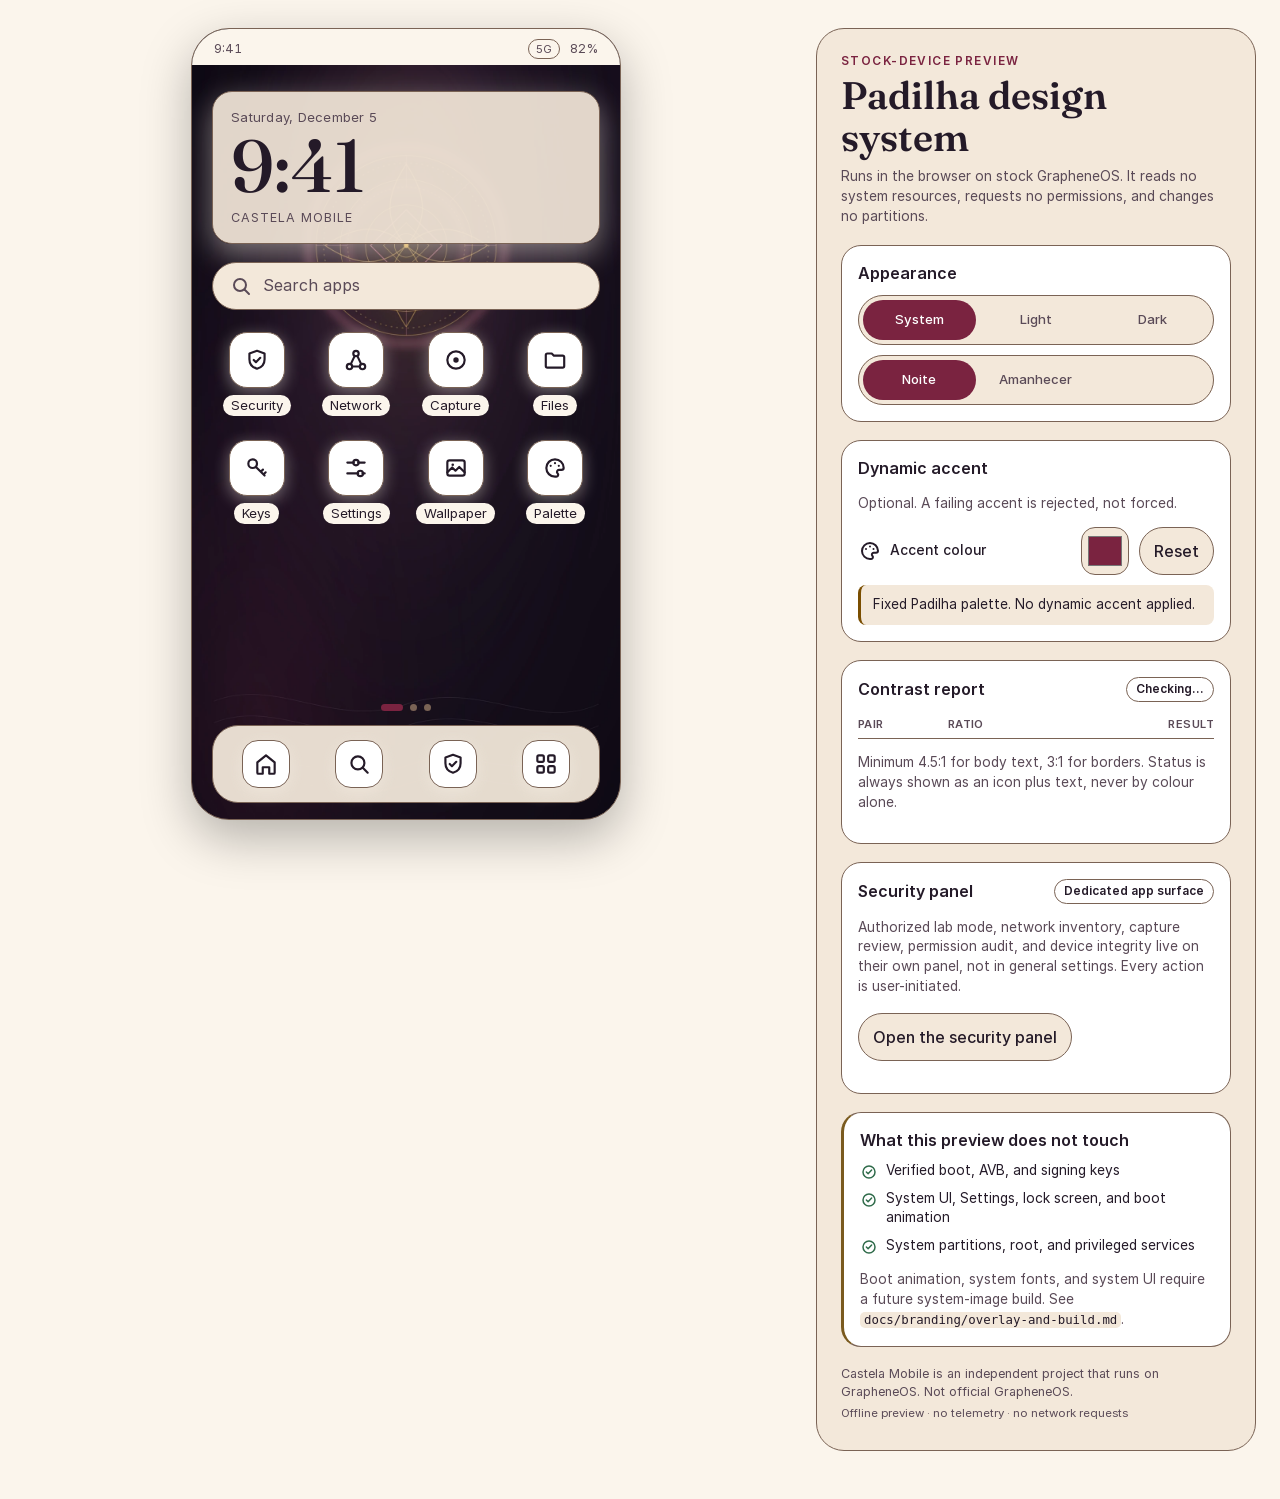
<file: preview/index.html>
<!doctype html>
<html lang="en">
<head>
  <meta charset="utf-8">
  <meta name="viewport" content="width=device-width, initial-scale=1, viewport-fit=cover">
  <meta name="color-scheme" content="light dark">
  <meta name="theme-color" content="#120C17">
  <title>Castela Mobile — Padilha launcher preview</title>
  <meta name="description" content="Offline Padilha design-system preview for stock GrapheneOS. No root, no system-partition changes, no telemetry.">
  <link rel="manifest" href="./manifest.webmanifest">
  <link rel="icon" href="../assets/branding/castela-192.png" sizes="192x192" type="image/png">
  <link rel="stylesheet" href="./styles.css">
</head>
<body class="wallpaper-dark">
  <a class="skip-link" href="#launcher">Skip to launcher preview</a>

  <div class="preview-shell">
    <main id="launcher" class="launcher" aria-label="Castela Mobile launcher preview">
      <div class="status-bar" aria-hidden="true">
        <span>9:41</span>
        <span class="status-cluster">
          <span class="status-pill">5G</span>
          <span class="status-battery">82%</span>
        </span>
      </div>

      <section class="home" aria-label="Home screen">
        <div class="clock-block">
          <p class="date-line" id="preview-date">Friday, 8 November</p>
          <p class="clock" aria-label="9:41">9:41</p>
          <p class="clock-note">Castela Mobile</p>
        </div>

        <button class="search" type="button" aria-label="Search apps">
          <span class="icon icon-search" aria-hidden="true"></span>
          <span>Search apps</span>
        </button>

        <div class="app-grid" aria-label="Applications">
          <a class="app" href="./security/" aria-label="Open the dedicated security panel">
            <span class="app-icon"><span class="icon icon-shield" aria-hidden="true"></span></span>
            <span class="app-label">Security</span>
          </a>
          <button class="app" type="button">
            <span class="app-icon"><span class="icon icon-network" aria-hidden="true"></span></span>
            <span class="app-label">Network</span>
          </button>
          <button class="app" type="button">
            <span class="app-icon"><span class="icon icon-capture" aria-hidden="true"></span></span>
            <span class="app-label">Capture</span>
          </button>
          <button class="app" type="button">
            <span class="app-icon"><span class="icon icon-folder" aria-hidden="true"></span></span>
            <span class="app-label">Files</span>
          </button>
          <button class="app" type="button">
            <span class="app-icon"><span class="icon icon-key" aria-hidden="true"></span></span>
            <span class="app-label">Keys</span>
          </button>
          <button class="app" type="button">
            <span class="app-icon"><span class="icon icon-settings" aria-hidden="true"></span></span>
            <span class="app-label">Settings</span>
          </button>
          <button class="app" type="button">
            <span class="app-icon"><span class="icon icon-wallpaper" aria-hidden="true"></span></span>
            <span class="app-label">Wallpaper</span>
          </button>
          <button class="app" type="button">
            <span class="app-icon"><span class="icon icon-palette" aria-hidden="true"></span></span>
            <span class="app-label">Palette</span>
          </button>
        </div>

        <div class="page-dots" aria-hidden="true">
          <span class="dot is-active"></span>
          <span class="dot"></span>
          <span class="dot"></span>
        </div>

        <nav class="dock" aria-label="Dock">
          <button class="app dock-app" type="button" aria-label="Home">
            <span class="app-icon"><span class="icon icon-home" aria-hidden="true"></span></span>
          </button>
          <button class="app dock-app" type="button" aria-label="Search">
            <span class="app-icon"><span class="icon icon-search" aria-hidden="true"></span></span>
          </button>
          <a class="app dock-app" href="./security/" aria-label="Open the dedicated security panel">
            <span class="app-icon"><span class="icon icon-shield" aria-hidden="true"></span></span>
          </a>
          <button class="app dock-app" type="button" aria-label="Apps">
            <span class="app-icon"><span class="icon icon-apps" aria-hidden="true"></span></span>
          </button>
        </nav>
      </section>
    </main>

    <aside class="controls" aria-labelledby="controls-title">
      <header class="controls-header">
        <p class="eyebrow">Stock-device preview</p>
        <h1 id="controls-title">Padilha design system</h1>
        <p class="lede">
          Runs in the browser on stock GrapheneOS. It reads no system resources,
          requests no permissions, and changes no partitions.
        </p>
      </header>

      <section class="control-group" aria-labelledby="appearance-label">
        <h2 id="appearance-label">Appearance</h2>
        <fieldset class="segmented">
          <legend class="sr-only">Theme</legend>
          <label>
            <input type="radio" name="theme" value="system" checked>
            <span>System</span>
          </label>
          <label>
            <input type="radio" name="theme" value="light">
            <span>Light</span>
          </label>
          <label>
            <input type="radio" name="theme" value="dark">
            <span>Dark</span>
          </label>
        </fieldset>

        <fieldset class="segmented">
          <legend class="sr-only">Wallpaper</legend>
          <label>
            <input type="radio" name="wallpaper" value="dark" checked>
            <span>Noite</span>
          </label>
          <label>
            <input type="radio" name="wallpaper" value="light">
            <span>Amanhecer</span>
          </label>
        </fieldset>
      </section>

      <section class="control-group" aria-labelledby="dynamic-label">
        <h2 id="dynamic-label">Dynamic accent</h2>
        <p class="hint">Optional. A failing accent is rejected, not forced.</p>
        <div class="colour-row">
          <label class="colour-picker" for="dynamic-accent">
            <span class="icon icon-palette" aria-hidden="true"></span>
            <span>Accent colour</span>
          </label>
          <input id="dynamic-accent" type="color" value="#7A2340">
          <button id="reset-accent" class="text-button" type="button">Reset</button>
        </div>
        <p id="dynamic-status" class="status-note" role="status" aria-live="polite">
          Fixed Padilha palette. No dynamic accent applied.
        </p>
      </section>

      <section class="control-group" aria-labelledby="contrast-label">
        <div class="section-heading">
          <h2 id="contrast-label">Contrast report</h2>
          <span id="contrast-summary" class="summary-badge">Checking…</span>
        </div>
        <table class="contrast-table">
          <caption class="sr-only">Contrast ratios for the resolved Padilha palette</caption>
          <thead>
            <tr>
              <th scope="col">Pair</th>
              <th scope="col">Ratio</th>
              <th scope="col">Result</th>
            </tr>
          </thead>
          <tbody id="contrast-rows"></tbody>
        </table>
        <p class="hint">
          Minimum 4.5:1 for body text, 3:1 for borders. Status is always shown as
          an icon plus text, never by colour alone.
        </p>
      </section>

      <section class="control-group" aria-labelledby="security-panel-label">
        <div class="section-heading">
          <h2 id="security-panel-label">Security panel</h2>
          <span class="summary-badge">Dedicated app surface</span>
        </div>
        <p class="hint">
          Authorized lab mode, network inventory, capture review, permission
          audit, and device integrity live on their own panel, not in general
          settings. Every action is user-initiated.
        </p>
        <p><a class="text-button" href="./security/">Open the security panel</a></p>
      </section>

      <section class="control-group boundary-note" aria-labelledby="boundary-label">
        <h2 id="boundary-label">What this preview does not touch</h2>
        <ul class="check-list">
          <li><span class="icon icon-check" aria-hidden="true"></span>Verified boot, AVB, and signing keys</li>
          <li><span class="icon icon-check" aria-hidden="true"></span>System UI, Settings, lock screen, and boot animation</li>
          <li><span class="icon icon-check" aria-hidden="true"></span>System partitions, root, and privileged services</li>
        </ul>
        <p class="hint">
          Boot animation, system fonts, and system UI require a future
          system-image build. See <code>docs/branding/overlay-and-build.md</code>.
        </p>
      </section>

      <footer class="preview-footer">
        <p>Castela Mobile is an independent project that runs on GrapheneOS. Not official GrapheneOS.</p>
        <p class="tiny">Offline preview · no telemetry · no network requests</p>
      </footer>
    </aside>
  </div>

  <noscript>
    <p class="noscript">This preview needs JavaScript to switch the Padilha palette. The source tokens remain readable in <code>docs/branding/tokens.json</code>.</p>
  </noscript>

  <script src="./palette-data.js"></script>
  <script type="module" src="./app.js"></script>
</body>
</html>
</file>
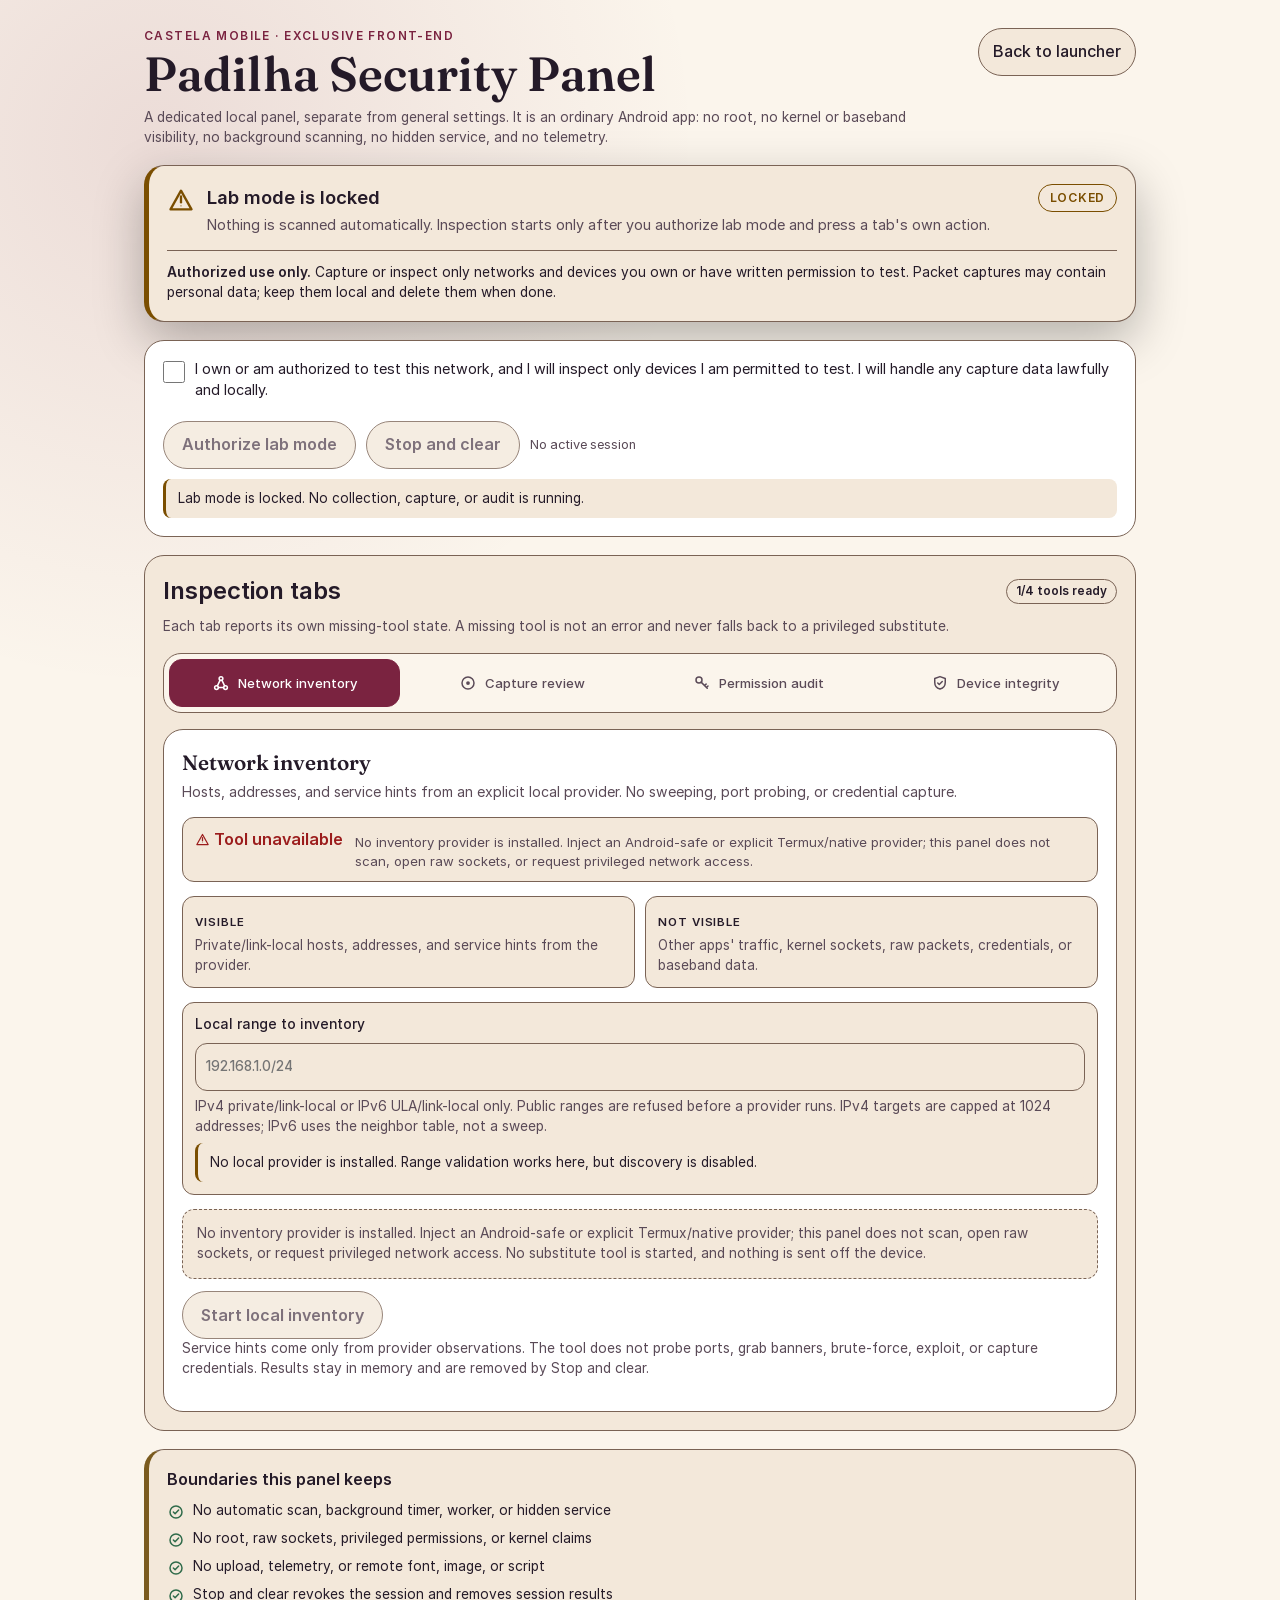
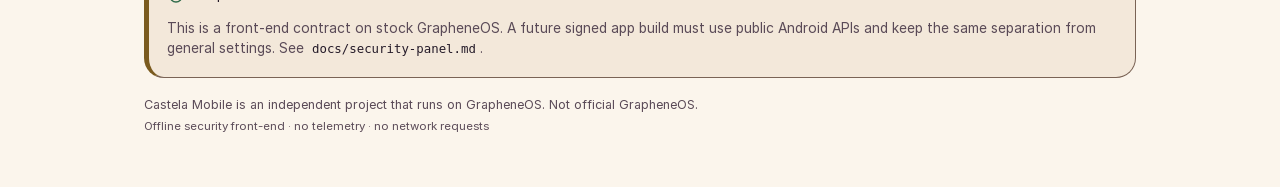
<file: preview/security/index.html>
<!doctype html>
<html lang="en">
<head>
  <meta charset="utf-8">
  <meta name="viewport" content="width=device-width, initial-scale=1, viewport-fit=cover">
  <meta name="color-scheme" content="light dark">
  <meta name="theme-color" content="#120C17">
  <title>Castela Mobile — Padilha security panel</title>
  <meta name="description" content="Dedicated offline security panel for Castela Mobile. Authorized lab mode, user-initiated inspection, no root, no background service, no telemetry.">
  <link rel="icon" href="../../assets/branding/castela-192.png" sizes="192x192" type="image/png">
  <link rel="stylesheet" href="../styles.css">
  <link rel="stylesheet" href="./security.css">
</head>
<body class="security-page">
  <a class="skip-link" href="#security-main">Skip to security panel</a>

  <main id="security-main" class="security-shell" data-panel-id="com.castela.security">
    <header class="security-header">
      <div>
        <p class="eyebrow">Castela Mobile · exclusive front-end</p>
        <h1>Padilha Security Panel</h1>
        <p class="lede">
          A dedicated local panel, separate from general settings. It is an
          ordinary Android app: no root, no kernel or baseband visibility, no
          background scanning, no hidden service, and no telemetry.
        </p>
      </div>
      <a class="text-button security-back" href="../">Back to launcher</a>
    </header>

    <section
      id="lab-banner"
      class="lab-banner"
      data-state="locked"
      role="region"
      aria-labelledby="lab-title"
    >
      <div class="lab-banner-heading">
        <span class="icon icon-warning" aria-hidden="true"></span>
        <div>
          <h2 id="lab-title">Lab mode is locked</h2>
          <p id="lab-status" class="lab-status">
            Nothing is scanned automatically. Inspection starts only after you
            authorize lab mode and press a tab's own action.
          </p>
        </div>
        <span id="lab-chip" class="lab-chip" data-state="locked">Locked</span>
      </div>
      <p class="lab-warning">
        <strong>Authorized use only.</strong> Capture or inspect only networks
        and devices you own or have written permission to test. Packet captures
        may contain personal data; keep them local and delete them when done.
      </p>
    </section>

    <div
      id="capture-indicator"
      class="capture-indicator"
      role="status"
      aria-live="polite"
      hidden
    >
      <span class="icon icon-capture" aria-hidden="true"></span>
      <div class="capture-indicator-text">
        <strong id="capture-indicator-label">Capture active</strong>
        <p id="capture-indicator-detail">
          A persistent indicator must stay visible until the user stops capture.
        </p>
      </div>
      <button id="capture-indicator-stop" class="secondary-button" type="button" disabled>
        Stop capture
      </button>
    </div>

    <section class="lab-console" aria-labelledby="lab-console-title">
      <h2 id="lab-console-title" class="sr-only">Authorized lab mode</h2>
      <label class="acknowledgement" for="lab-ack">
        <input id="lab-ack" type="checkbox">
        <span>
          I own or am authorized to test this network, and I will inspect only
          devices I am permitted to test. I will handle any capture data
          lawfully and locally.
        </span>
      </label>
      <div class="lab-actions">
        <button id="authorize-lab" class="primary-button" type="button" disabled>
          Authorize lab mode
        </button>
        <button id="stop-clear" class="secondary-button" type="button" disabled>
          Stop and clear
        </button>
        <span id="lab-session" class="session-note">No active session</span>
      </div>
      <p id="lab-feedback" class="status-note" role="status" aria-live="polite">
        Lab mode is locked. No collection, capture, or audit is running.
      </p>
    </section>

    <section class="panel-card" aria-labelledby="tabs-title">
      <div class="section-heading">
        <h2 id="tabs-title">Inspection tabs</h2>
        <span id="capability-summary" class="summary-badge">Checking capabilities…</span>
      </div>
      <p class="hint">
        Each tab reports its own missing-tool state. A missing tool is not an
        error and never falls back to a privileged substitute.
      </p>

      <div class="tabs" role="tablist" aria-label="Security panel tabs">
        <button
          id="tab-network"
          class="tab is-selected"
          type="button"
          role="tab"
          aria-selected="true"
          aria-controls="panel-network"
          data-tab="network"
          tabindex="0"
        >
          <span class="icon icon-network" aria-hidden="true"></span>
          <span>Network inventory</span>
        </button>
        <button
          id="tab-capture"
          class="tab"
          type="button"
          role="tab"
          aria-selected="false"
          aria-controls="panel-capture"
          data-tab="capture"
          tabindex="-1"
        >
          <span class="icon icon-capture" aria-hidden="true"></span>
          <span>Capture review</span>
        </button>
        <button
          id="tab-permissions"
          class="tab"
          type="button"
          role="tab"
          aria-selected="false"
          aria-controls="panel-permissions"
          data-tab="permissions"
          tabindex="-1"
        >
          <span class="icon icon-key" aria-hidden="true"></span>
          <span>Permission audit</span>
        </button>
        <button
          id="tab-integrity"
          class="tab"
          type="button"
          role="tab"
          aria-selected="false"
          aria-controls="panel-integrity"
          data-tab="integrity"
          tabindex="-1"
        >
          <span class="icon icon-shield" aria-hidden="true"></span>
          <span>Device integrity</span>
        </button>
      </div>

      <section
        id="panel-network"
        class="tab-panel"
        role="tabpanel"
        aria-labelledby="tab-network"
        data-tab-panel="network"
      >
        <header class="tab-panel-header">
          <h3>Network inventory</h3>
          <p>
            Hosts, addresses, and service hints from an explicit local provider.
            No sweeping, port probing, or credential capture.
          </p>
        </header>
        <div class="capability-line">
          <span class="status status-pending" data-capability-status="network">Checking…</span>
          <p id="capability-network" data-capability-reason="network" class="capability-reason"></p>
        </div>
        <div class="scope-grid" aria-label="Network inventory scope">
          <div>
            <span class="scope-label">Visible</span>
            <p>Private/link-local hosts, addresses, and service hints from the provider.</p>
          </div>
          <div>
            <span class="scope-label">Not visible</span>
            <p>Other apps' traffic, kernel sockets, raw packets, credentials, or baseband data.</p>
          </div>
        </div>
        <div class="inventory-target">
          <label class="file-field" for="inventory-target">
            <span>Local range to inventory</span>
            <input
              id="inventory-target"
              type="text"
              inputmode="text"
              autocomplete="off"
              spellcheck="false"
              placeholder="192.168.1.0/24"
              aria-describedby="inventory-target-hint inventory-target-status"
            >
          </label>
          <p id="inventory-target-hint" class="hint">
            IPv4 private/link-local or IPv6 ULA/link-local only. Public ranges
            are refused before a provider runs. IPv4 targets are capped at 1024
            addresses; IPv6 uses the neighbor table, not a sweep.
          </p>
          <p id="inventory-target-status" class="status-note" role="status" aria-live="polite"></p>
        </div>
        <p class="empty-state" data-empty-state="network">
          No inventory has run. Starting it is an explicit, foreground action.
        </p>
        <div class="tab-actions">
          <button class="primary-button" type="button" data-run-tab="network" disabled>
            Start local inventory
          </button>
        </div>
        <p class="status-note" data-run-feedback="network" role="status" aria-live="polite"></p>
        <div id="inventory-results" class="inventory-results" hidden>
          <div class="section-heading">
            <h4>Discovered hosts</h4>
            <span id="inventory-summary" class="summary-badge">0 hosts</span>
          </div>
          <div class="inventory-table-wrap">
            <table class="inventory-table">
              <caption class="sr-only">Local network inventory results</caption>
              <thead>
                <tr>
                  <th scope="col">Host</th>
                  <th scope="col">Address</th>
                  <th scope="col">Service hints</th>
                </tr>
              </thead>
              <tbody id="inventory-rows"></tbody>
            </table>
          </div>
          <p id="inventory-note" class="hint"></p>
        </div>
        <p class="hint" id="inventory-safety-note">
          Service hints come only from provider observations. The tool does not
          probe ports, grab banners, brute-force, exploit, or capture
          credentials. Results stay in memory and are removed by Stop and clear.
        </p>
      </section>

      <section
        id="panel-capture"
        class="tab-panel"
        role="tabpanel"
        aria-labelledby="tab-capture"
        data-tab-panel="capture"
        hidden
      >
        <header class="tab-panel-header">
          <h3>Capture review</h3>
          <p>
            Live capture is user-started and clearly indicated. Offline review
            reads only a file you choose, and nothing is uploaded.
          </p>
        </header>
        <div class="capability-line">
          <span class="status status-pending" data-capability-status="capture">Checking…</span>
          <p id="capability-capture" data-capability-reason="capture" class="capability-reason"></p>
        </div>
        <p class="capture-warning">
          <span class="icon icon-warning" aria-hidden="true"></span>
          <span>Captures can contain credentials, cookies, messages, and
          third-party communications. Payloads are summarized, never displayed.
          Keep capture files app-private and clear them when finished.</span>
        </p>

        <div class="capture-live" aria-labelledby="capture-live-title">
          <div class="section-heading">
            <h4 id="capture-live-title">Live capture</h4>
            <span id="capture-provider-status" class="summary-badge">Checking provider…</span>
          </div>
          <p class="hint">
            A signed Castela build captures through a user-started Android
            <code>VpnService</code> with a persistent notification, or through an
            explicit non-root helper adapter. This stock preview never starts a
            live capture. No capture starts on first launch.
          </p>
          <label class="acknowledgement" for="capture-consent">
            <input id="capture-consent" type="checkbox">
            <span>
              I consent to capture traffic on a network I own or am authorized
              to test, and I understand this capture may contain sensitive
              personal data that stays local until I clear it.
            </span>
          </label>
          <div class="lab-actions">
            <button id="capture-start" class="primary-button" type="button" disabled>
              Start capture
            </button>
            <button id="capture-stop" class="secondary-button" type="button" disabled>
              Stop capture
            </button>
            <button id="capture-clear" class="secondary-button" type="button" disabled>
              Clear captures
            </button>
          </div>
          <p id="capture-provider-reason" class="hint"></p>
        </div>

        <h4 class="capture-review-title">Offline review</h4>
        <p class="hint">
          Choose a <code>.pcap</code> or <code>.pcapng</code> file. The panel
          reads it only when you press Review selected capture. The summary keeps
          addresses, ports, protocols, and counters, and never keeps payload
          contents.
        </p>
        <label class="file-field" for="capture-file">
          <span>User-selected capture file</span>
          <input
            id="capture-file"
            type="file"
            accept=".pcap,.pcapng,application/vnd.tcpdump.pcap"
            disabled
          >
        </label>
        <p id="capture-selection" class="empty-state" data-empty-state="capture">
          No capture selected. The panel never opens a file automatically.
        </p>
        <div class="tab-actions">
          <button class="primary-button" type="button" data-run-tab="capture" disabled>
            Review selected capture
          </button>
        </div>
        <p class="status-note" data-run-feedback="capture" role="status" aria-live="polite"></p>

        <div id="capture-summary" class="capture-summary" hidden>
          <div class="section-heading">
            <h4>Offline capture summary</h4>
            <span id="capture-summary-badge" class="summary-badge">0 packets</span>
          </div>
          <dl id="capture-stats" class="capture-stats"></dl>
          <div id="capture-warnings" class="capture-warnings"></div>
          <div class="inventory-table-wrap">
            <table class="inventory-table">
              <caption class="sr-only">Top capture conversations</caption>
              <thead>
                <tr>
                  <th scope="col">Protocol</th>
                  <th scope="col">Source</th>
                  <th scope="col">Destination</th>
                  <th scope="col">Packets / bytes</th>
                </tr>
              </thead>
              <tbody id="capture-conversation-rows"></tbody>
            </table>
          </div>
          <p id="capture-summary-note" class="hint"></p>
        </div>
      </section>

      <section
        id="panel-permissions"
        class="tab-panel"
        role="tabpanel"
        aria-labelledby="tab-permissions"
        data-tab-panel="permissions"
        hidden
      >
        <header class="tab-panel-header">
          <h3>Permission audit</h3>
          <p>Review what the app can see, and what the user has granted.</p>
        </header>
        <div class="capability-line">
          <span class="status status-pending" data-capability-status="permissions">Checking…</span>
          <p id="capability-permissions" data-capability-reason="permissions" class="capability-reason"></p>
        </div>
        <div class="scope-grid" aria-label="Permission audit scope">
          <div>
            <span class="scope-label">Visible</span>
            <p>App-visible permission state and explicitly granted usage access.</p>
          </div>
          <div>
            <span class="scope-label">Not visible</span>
            <p>Other users, hidden system packages, or privileged policy state.</p>
          </div>
        </div>
        <p class="empty-state" data-empty-state="permissions">
          No permission audit has run. Access is requested at the moment of use,
          never in the background.
        </p>
        <div class="tab-actions">
          <button class="primary-button" type="button" data-run-tab="permissions" disabled>
            Run permission audit
          </button>
        </div>
        <p class="status-note" data-run-feedback="permissions" role="status" aria-live="polite"></p>
      </section>

      <section
        id="panel-integrity"
        class="tab-panel"
        role="tabpanel"
        aria-labelledby="tab-integrity"
        data-tab-panel="integrity"
        hidden
      >
        <header class="tab-panel-header">
          <h3>Device integrity</h3>
          <p>Honest app-level facts, without implying OS or hardware attestation.</p>
        </header>
        <div class="capability-line">
          <span class="status status-pending" data-capability-status="integrity">Checking…</span>
          <p id="capability-integrity" data-capability-reason="integrity" class="capability-reason"></p>
        </div>
        <div class="scope-grid" aria-label="Device integrity scope">
          <div>
            <span class="scope-label">Visible</span>
            <p>App signer and configuration facts available to an ordinary app.</p>
          </div>
          <div>
            <span class="scope-label">Not visible</span>
            <p>Verified-boot state, baseband details, or kernel-level attestation.</p>
          </div>
        </div>
        <p class="empty-state" data-empty-state="integrity">
          No integrity check has run. This panel never claims to replace the
          operating system's verified boot or GrapheneOS attestation.
        </p>
        <div class="tab-actions">
          <button class="primary-button" type="button" data-run-tab="integrity" disabled>
            Run integrity check
          </button>
        </div>
        <p class="status-note" data-run-feedback="integrity" role="status" aria-live="polite"></p>
      </section>
    </section>

    <section class="boundary-note" aria-labelledby="boundary-title">
      <h2 id="boundary-title">Boundaries this panel keeps</h2>
      <ul class="check-list">
        <li><span class="icon icon-check" aria-hidden="true"></span>No automatic scan, background timer, worker, or hidden service</li>
        <li><span class="icon icon-check" aria-hidden="true"></span>No root, raw sockets, privileged permissions, or kernel claims</li>
        <li><span class="icon icon-check" aria-hidden="true"></span>No upload, telemetry, or remote font, image, or script</li>
        <li><span class="icon icon-check" aria-hidden="true"></span>Stop and clear revokes the session and removes session results</li>
      </ul>
      <p class="hint">
        This is a front-end contract on stock GrapheneOS. A future signed app
        build must use public Android APIs and keep the same separation from
        general settings. See <code>docs/security-panel.md</code>.
      </p>
    </section>

    <footer class="security-footer">
      <p>Castela Mobile is an independent project that runs on GrapheneOS. Not official GrapheneOS.</p>
      <p class="tiny">Offline security front-end · no telemetry · no network requests</p>
    </footer>
  </main>

  <noscript>
    <p class="noscript">
      This security panel needs JavaScript for its local tab and lab-mode state.
      No inspection runs without explicit user action, and this page makes no
      network requests. The contract is documented in
      <code>docs/security-panel.md</code>.
    </p>
  </noscript>

  <script type="module" src="./security.js"></script>
</body>
</html>
</file>
<file: preview/styles.css>
@font-face {
  font-family: "Fraunces";
  src: url("../assets/fonts/Fraunces-Variable.woff2") format("woff2");
  font-style: normal;
  font-weight: 400 700;
  font-display: swap;
}

@font-face {
  font-family: "Inter";
  src: url("../assets/fonts/Inter-Regular.woff2") format("woff2");
  font-style: normal;
  font-weight: 400;
  font-display: swap;
}

@font-face {
  font-family: "Inter";
  src: url("../assets/fonts/Inter-Medium.woff2") format("woff2");
  font-style: normal;
  font-weight: 500;
  font-display: swap;
}

@font-face {
  font-family: "Inter";
  src: url("../assets/fonts/Inter-SemiBold.woff2") format("woff2");
  font-style: normal;
  font-weight: 600;
  font-display: swap;
}

:root {
  color-scheme: dark;
  --color-background: #120C17;
  --color-surface: #1D1424;
  --color-surface-raised: #2A1D33;
  --color-scrim: #120C17;
  --color-text-primary: #F6EDE3;
  --color-text-secondary: #CDBFCB;
  --color-on-scrim: #F6EDE3;
  --color-accent: #E58AA0;
  --color-accent-strong: #E6B85C;
  --color-on-accent: #241A28;
  --color-on-accent-strong: #241A28;
  --color-border: #8C7594;
  --color-success: #7CC49A;
  --color-warning: #E8B45A;
  --color-danger: #F08A8A;
  --radius: 20px;
  --radius-small: 12px;
  --touch: 48px;
  --font-display: "Fraunces", Georgia, "Times New Roman", serif;
  --font-ui: "Inter", system-ui, -apple-system, "Segoe UI", sans-serif;
  --shadow: 0 18px 50px color-mix(in srgb, #000000 28%, transparent);
  background: var(--color-background);
  color: var(--color-text-primary);
  font-family: var(--font-ui);
  font-size: 16px;
  line-height: 1.45;
}

@media (prefers-color-scheme: light) {
  :root {
    color-scheme: light;
    --color-background: #FBF5EC;
    --color-surface: #F3E8DA;
    --color-surface-raised: #FFFFFF;
    --color-scrim: #FBF5EC;
    --color-text-primary: #241A28;
    --color-text-secondary: #5A4A57;
    --color-on-scrim: #241A28;
    --color-accent: #7A2340;
    --color-accent-strong: #7A5A1E;
    --color-on-accent: #FFFFFF;
    --color-on-accent-strong: #FFFFFF;
    --color-border: #7A6355;
    --color-success: #2F6B4A;
    --color-warning: #7A4E00;
    --color-danger: #9B1C1C;
  }
}

*,
*::before,
*::after {
  box-sizing: border-box;
}

html {
  min-height: 100%;
}

body {
  margin: 0;
  min-height: 100dvh;
  background: var(--color-background);
  color: var(--color-text-primary);
  font-family: var(--font-ui);
  font-size: 1rem;
  line-height: 1.45;
}

button,
input {
  font: inherit;
}

button {
  cursor: pointer;
}

:focus-visible {
  outline: 2px solid var(--color-accent);
  outline-offset: 2px;
}

.sr-only {
  position: absolute;
  width: 1px;
  height: 1px;
  padding: 0;
  margin: -1px;
  overflow: hidden;
  clip: rect(0, 0, 0, 0);
  white-space: nowrap;
  border: 0;
}

.skip-link {
  position: fixed;
  inset-block-start: 12px;
  inset-inline-start: 12px;
  z-index: 20;
  padding: 10px 16px;
  border-radius: var(--radius-small);
  background: var(--color-surface-raised);
  color: var(--color-text-primary);
  border: 1px solid var(--color-border);
  transform: translateY(-200%);
}

.skip-link:focus {
  transform: translateY(0);
}

.preview-shell {
  display: grid;
  grid-template-columns: minmax(0, 1fr) minmax(360px, 440px);
  gap: 28px;
  align-items: start;
  max-width: 1280px;
  margin: 0 auto;
  padding: 28px 24px 48px;
}

.launcher {
  position: relative;
  width: min(100%, 430px);
  height: clamp(700px, 88dvh, 920px);
  margin: 0 auto;
  border: 1px solid var(--color-border);
  border-radius: 38px;
  overflow: hidden;
  box-shadow: var(--shadow);
  background-color: var(--color-background);
  background-position: center;
  background-size: cover;
  color: var(--color-text-primary);
}

.wallpaper-dark .launcher {
  background-image: url("../assets/wallpapers/padilha-dark-1080x2424.webp");
}

.wallpaper-light .launcher {
  background-image: url("../assets/wallpapers/padilha-light-1080x2424.webp");
}

.status-bar {
  position: relative;
  z-index: 2;
  display: flex;
  justify-content: space-between;
  align-items: center;
  min-height: 36px;
  padding: 8px 22px 4px;
  background: var(--color-background);
  color: var(--color-text-secondary);
  font-size: 0.78rem;
  font-variant-numeric: tabular-nums;
}

.status-cluster {
  display: inline-flex;
  gap: 10px;
  align-items: center;
}

.status-pill {
  padding: 1px 7px;
  border: 1px solid var(--color-border);
  border-radius: 999px;
  color: var(--color-text-secondary);
  font-size: 0.7rem;
}

.home {
  position: relative;
  z-index: 1;
  display: flex;
  flex-direction: column;
  height: calc(100% - 36px);
  padding: 18px 20px 16px;
  overflow-y: auto;
  scrollbar-width: thin;
}

.clock-block {
  margin: 8px 0 18px;
  padding: 16px 18px;
  border: 1px solid var(--color-border);
  border-radius: var(--radius);
  background: color-mix(in srgb, var(--color-surface) 92%, transparent);
  box-shadow: 0 10px 30px color-mix(in srgb, var(--color-background) 45%, transparent);
}

.date-line {
  margin: 0 0 2px;
  color: var(--color-text-secondary);
  font-size: 0.82rem;
  letter-spacing: 0.02em;
}

.clock {
  margin: 0;
  color: var(--color-text-primary);
  font-family: var(--font-display);
  font-size: clamp(3.2rem, 7vw, 4.6rem);
  font-weight: 500;
  font-variation-settings: "wght" 500, "opsz" 72;
  line-height: 1;
  font-variant-numeric: tabular-nums;
}

.clock-note {
  margin: 6px 0 0;
  color: var(--color-text-secondary);
  font-size: 0.78rem;
  letter-spacing: 0.08em;
  text-transform: uppercase;
}

.search {
  display: flex;
  align-items: center;
  gap: 10px;
  width: 100%;
  min-height: var(--touch);
  margin-bottom: 18px;
  padding: 0 16px;
  border: 1px solid var(--color-border);
  border-radius: 999px;
  background: var(--color-surface);
  color: var(--color-text-secondary);
  text-align: start;
}

.app-grid {
  display: grid;
  grid-template-columns: repeat(4, minmax(0, 1fr));
  gap: 16px 10px;
  margin-bottom: 16px;
}

.app {
  display: flex;
  flex-direction: column;
  align-items: center;
  gap: 7px;
  min-width: 0;
  padding: 4px 2px;
  border: 0;
  background: transparent;
  color: var(--color-text-primary);
  text-decoration: none;
}

.app-icon {
  display: grid;
  place-items: center;
  width: 56px;
  height: 56px;
  border: 1px solid var(--color-border);
  border-radius: 18px;
  background: var(--color-surface-raised);
  color: var(--color-text-primary);
  box-shadow: 0 4px 16px color-mix(in srgb, var(--color-background) 40%, transparent);
}

.icon {
  position: relative;
  display: inline-block;
  flex: 0 0 auto;
  width: 24px;
  height: 24px;
  background: transparent;
}

.icon::before {
  content: "";
  position: absolute;
  inset: 0;
  background-color: currentColor;
  -webkit-mask: var(--icon) center / contain no-repeat;
  mask: var(--icon) center / contain no-repeat;
}

.app-icon .icon {
  width: 26px;
  height: 26px;
}

.icon-home { --icon: url("../assets/icons/ic_home.svg"); }
.icon-search { --icon: url("../assets/icons/ic_search.svg"); }
.icon-apps { --icon: url("../assets/icons/ic_apps.svg"); }
.icon-folder { --icon: url("../assets/icons/ic_folder.svg"); }
.icon-shield { --icon: url("../assets/icons/ic_shield.svg"); }
.icon-network { --icon: url("../assets/icons/ic_network.svg"); }
.icon-settings { --icon: url("../assets/icons/ic_settings.svg"); }
.icon-capture { --icon: url("../assets/icons/ic_capture.svg"); }
.icon-key { --icon: url("../assets/icons/ic_key.svg"); }
.icon-lock { --icon: url("../assets/icons/ic_lock.svg"); }
.icon-moon { --icon: url("../assets/icons/ic_moon.svg"); }
.icon-sun { --icon: url("../assets/icons/ic_sun.svg"); }
.icon-check { --icon: url("../assets/icons/ic_check.svg"); }
.icon-warning { --icon: url("../assets/icons/ic_warning.svg"); }
.icon-close { --icon: url("../assets/icons/ic_close.svg"); }
.icon-chevron { --icon: url("../assets/icons/ic_chevron.svg"); }
.icon-wallpaper { --icon: url("../assets/icons/ic_wallpaper.svg"); }
.icon-palette { --icon: url("../assets/icons/ic_palette.svg"); }

.app-label {
  max-width: 100%;
  padding: 2px 8px;
  border-radius: 999px;
  background: var(--color-scrim);
  color: var(--color-on-scrim);
  font-size: clamp(0.75rem, 0.75rem + 0.1vw, 0.82rem);
  line-height: 1.3;
  overflow: hidden;
  text-overflow: ellipsis;
  white-space: nowrap;
}

.page-dots {
  display: flex;
  justify-content: center;
  gap: 7px;
  margin: auto 0 14px;
  padding-top: 10px;
}

.dot {
  width: 7px;
  height: 7px;
  border-radius: 50%;
  background: var(--color-border);
}

.dot.is-active {
  width: 22px;
  border-radius: 999px;
  background: var(--color-accent);
}

.dock {
  display: grid;
  grid-template-columns: repeat(4, 1fr);
  gap: 8px;
  padding: 10px;
  border: 1px solid var(--color-border);
  border-radius: 26px;
  background: color-mix(in srgb, var(--color-surface) 94%, transparent);
}

.dock-app {
  min-height: var(--touch);
  justify-content: center;
}

.dock-app .app-icon {
  width: 48px;
  height: 48px;
  border-radius: 16px;
}

.controls {
  display: flex;
  flex-direction: column;
  gap: 18px;
  padding: 24px;
  border: 1px solid var(--color-border);
  border-radius: 28px;
  background: var(--color-surface);
  color: var(--color-text-primary);
}

.controls-header h1 {
  margin: 4px 0 8px;
  font-family: var(--font-display);
  font-size: clamp(1.8rem, 4vw, 2.4rem);
  font-weight: 600;
  line-height: 1.1;
}

.eyebrow {
  margin: 0;
  color: var(--color-accent);
  font-size: 0.74rem;
  font-weight: 600;
  letter-spacing: 0.12em;
  text-transform: uppercase;
}

.lede,
.hint,
.tiny {
  color: var(--color-text-secondary);
  font-size: 0.86rem;
}

.lede {
  margin: 0;
}

.control-group {
  padding: 16px;
  border: 1px solid var(--color-border);
  border-radius: var(--radius);
  background: var(--color-surface-raised);
}

.control-group h2 {
  margin: 0 0 10px;
  font-size: 1rem;
  font-weight: 600;
}

.segmented {
  display: grid;
  grid-template-columns: repeat(3, 1fr);
  gap: 4px;
  margin: 0 0 10px;
  padding: 4px;
  border: 1px solid var(--color-border);
  border-radius: 999px;
  background: var(--color-surface);
}

.segmented:last-child {
  margin-bottom: 0;
}

.segmented label {
  display: block;
  min-width: 0;
}

.segmented input {
  position: absolute;
  opacity: 0;
  pointer-events: none;
}

.segmented span {
  display: grid;
  place-items: center;
  min-height: 40px;
  padding: 4px 8px;
  border-radius: 999px;
  color: var(--color-text-secondary);
  font-size: 0.82rem;
  font-weight: 500;
  text-align: center;
}

.segmented input:checked + span {
  background: var(--color-accent);
  color: var(--color-on-accent);
}

.segmented input:focus-visible + span {
  outline: 2px solid var(--color-accent);
  outline-offset: 2px;
}

.colour-row {
  display: flex;
  align-items: center;
  gap: 10px;
  flex-wrap: wrap;
}

.colour-picker {
  display: inline-flex;
  align-items: center;
  gap: 8px;
  flex: 1 1 140px;
  min-height: var(--touch);
  font-size: 0.86rem;
  font-weight: 500;
}

input[type="color"] {
  width: var(--touch);
  height: var(--touch);
  padding: 4px;
  border: 1px solid var(--color-border);
  border-radius: 14px;
  background: var(--color-surface);
  color: var(--color-text-primary);
}

.text-button {
  display: inline-grid;
  place-items: center;
  min-height: var(--touch);
  padding: 0 14px;
  border: 1px solid var(--color-border);
  border-radius: 999px;
  background: var(--color-surface);
  color: var(--color-text-primary);
  font-weight: 500;
  text-decoration: none;
}

.status-note {
  margin: 10px 0 0;
  padding: 10px 12px;
  border-inline-start: 3px solid var(--color-warning);
  border-radius: 8px;
  background: var(--color-surface);
  color: var(--color-text-primary);
  font-size: 0.84rem;
}

.status-note.is-accepted {
  border-inline-start-color: var(--color-success);
}

.status-note.is-rejected {
  border-inline-start-color: var(--color-danger);
}

.section-heading {
  display: flex;
  justify-content: space-between;
  align-items: center;
  gap: 10px;
  margin-bottom: 8px;
}

.section-heading h2 {
  margin: 0;
}

.summary-badge {
  padding: 3px 9px;
  border: 1px solid var(--color-border);
  border-radius: 999px;
  color: var(--color-text-primary);
  font-size: 0.74rem;
  font-weight: 600;
  white-space: nowrap;
}

.contrast-table {
  width: 100%;
  border-collapse: collapse;
  font-size: 0.78rem;
  font-variant-numeric: tabular-nums;
}

.contrast-table caption {
  text-align: start;
}

.contrast-table th,
.contrast-table td {
  padding: 6px 4px;
  border-bottom: 1px solid var(--color-border);
  text-align: start;
  vertical-align: top;
}

.contrast-table thead th {
  color: var(--color-text-secondary);
  font-size: 0.7rem;
  font-weight: 600;
  letter-spacing: 0.04em;
  text-transform: uppercase;
}

.contrast-table tbody tr:last-child td {
  border-bottom: 0;
}

.contrast-table th:first-child,
.contrast-table td:first-child {
  padding-inline-start: 0;
}

.contrast-table th:last-child,
.contrast-table td:last-child {
  padding-inline-end: 0;
  text-align: end;
}

.status {
  display: inline-flex;
  align-items: center;
  gap: 4px;
  font-weight: 600;
  white-space: nowrap;
}

.status .icon {
  width: 15px;
  height: 15px;
}

.status-pass {
  color: var(--color-success);
}

.status-fail {
  color: var(--color-danger);
}

.check-list {
  display: grid;
  gap: 8px;
  margin: 0;
  padding: 0;
  list-style: none;
  font-size: 0.86rem;
}

.check-list li {
  display: flex;
  align-items: flex-start;
  gap: 8px;
}

.check-list .icon {
  width: 18px;
  height: 18px;
  margin-top: 2px;
  color: var(--color-success);
}

.boundary-note {
  border-inline-start: 3px solid var(--color-accent-strong);
}

.boundary-note h2 {
  margin-bottom: 8px;
}

.boundary-note .hint {
  margin-bottom: 0;
}

.preview-footer {
  color: var(--color-text-secondary);
  font-size: 0.78rem;
}

.preview-footer p {
  margin: 0 0 4px;
}

.tiny {
  font-size: 0.72rem;
}

code {
  padding: 1px 4px;
  border-radius: 5px;
  background: var(--color-surface);
  color: var(--color-text-primary);
  font-family: ui-monospace, "Cascadia Mono", "DejaVu Sans Mono", monospace;
  font-size: 0.9em;
  overflow-wrap: anywhere;
}

.noscript {
  margin: 24px;
  padding: 16px;
  border: 1px solid var(--color-danger);
  border-radius: var(--radius-small);
  background: var(--color-surface);
  color: var(--color-text-primary);
}

@media (max-width: 1100px) {
  .preview-shell {
    grid-template-columns: minmax(0, 1fr);
    max-width: 760px;
  }

  .controls {
    width: 100%;
  }
}

@media (max-width: 520px) {
  .preview-shell {
    gap: 16px;
    padding: 12px 10px 28px;
  }

  .launcher {
    width: 100%;
    height: clamp(640px, 90dvh, 820px);
    border-radius: 28px;
  }

  .home {
    padding: 14px 14px 12px;
  }

  .app-grid {
    gap: 14px 6px;
  }

  .app-icon {
    width: 52px;
    height: 52px;
  }

  .controls {
    padding: 16px;
    border-radius: 22px;
  }

  .control-group {
    padding: 12px;
  }

  .contrast-table {
    font-size: 0.74rem;
  }
}

@media (prefers-reduced-motion: reduce) {
  *,
  *::before,
  *::after {
    animation-duration: 0.01ms !important;
    animation-iteration-count: 1 !important;
    scroll-behavior: auto !important;
    transition-duration: 0.01ms !important;
  }
}
</file>
<file: preview/security/security.css>
/* Dedicated Padilha security panel. Palette tokens come from ../styles.css. */

.security-page {
  background:
    radial-gradient(
      circle at 12% 8%,
      color-mix(in srgb, var(--color-accent) 12%, transparent),
      transparent 34rem
    ),
    var(--color-background);
}

.security-shell {
  display: grid;
  gap: 18px;
  width: min(100%, 1040px);
  margin: 0 auto;
  padding: 28px 24px 48px;
}

.security-header {
  display: flex;
  gap: 20px;
  align-items: flex-start;
  justify-content: space-between;
}

.security-header h1 {
  margin: 4px 0 8px;
  font-family: var(--font-display);
  font-size: clamp(2rem, 5vw, 3rem);
  font-weight: 600;
  line-height: 1.05;
}

.security-back {
  flex: 0 0 auto;
  display: inline-grid;
  place-items: center;
  text-decoration: none;
}

.lab-banner {
  padding: 18px;
  border: 1px solid var(--color-border);
  border-inline-start: 5px solid var(--color-warning);
  border-radius: var(--radius);
  background: var(--color-surface);
  box-shadow: var(--shadow);
}

.lab-banner[data-state="authorized"] {
  border-inline-start-color: var(--color-accent-strong);
}

.lab-banner-heading {
  display: flex;
  gap: 12px;
  align-items: flex-start;
}

.lab-banner-heading > .icon {
  width: 28px;
  height: 28px;
  margin-top: 2px;
  color: var(--color-warning);
}

.lab-banner[data-state="authorized"] .lab-banner-heading > .icon {
  color: var(--color-accent-strong);
}

.lab-banner h2 {
  margin: 0 0 4px;
  font-size: 1.15rem;
}

.lab-status {
  margin: 0;
  color: var(--color-text-secondary);
  font-size: 0.9rem;
}

.lab-chip {
  margin-inline-start: auto;
  padding: 4px 11px;
  border: 1px solid var(--color-warning);
  border-radius: 999px;
  color: var(--color-warning);
  font-size: 0.76rem;
  font-weight: 600;
  letter-spacing: 0.06em;
  text-transform: uppercase;
  white-space: nowrap;
}

.lab-chip[data-state="authorized"] {
  border-color: var(--color-success);
  color: var(--color-success);
}

.lab-warning {
  margin: 14px 0 0;
  padding-top: 12px;
  border-top: 1px solid var(--color-border);
  color: var(--color-text-primary);
  font-size: 0.86rem;
}

.lab-console {
  padding: 18px;
  border: 1px solid var(--color-border);
  border-radius: var(--radius);
  background: var(--color-surface-raised);
}

.acknowledgement {
  display: flex;
  gap: 10px;
  align-items: flex-start;
  min-height: var(--touch);
  color: var(--color-text-primary);
  font-size: 0.9rem;
}

.acknowledgement input {
  flex: 0 0 auto;
  width: 22px;
  height: 22px;
  margin: 2px 0 0;
  accent-color: var(--color-accent);
}

.lab-actions {
  display: flex;
  flex-wrap: wrap;
  gap: 10px;
  align-items: center;
  margin-top: 14px;
}

.primary-button,
.secondary-button {
  min-height: var(--touch);
  padding: 0 18px;
  border-radius: 999px;
  font-weight: 600;
}

.primary-button {
  border: 1px solid var(--color-accent);
  background: var(--color-accent);
  color: var(--color-on-accent);
}

.secondary-button {
  border: 1px solid var(--color-border);
  background: var(--color-surface);
  color: var(--color-text-primary);
}

.primary-button:disabled,
.secondary-button:disabled {
  border-color: var(--color-border);
  background: var(--color-surface);
  color: var(--color-text-secondary);
  cursor: not-allowed;
  opacity: 0.78;
}

.session-note {
  color: var(--color-text-secondary);
  font-size: 0.8rem;
  font-variant-numeric: tabular-nums;
}

.lab-console .status-note {
  margin-bottom: 0;
}

.panel-card {
  padding: 18px;
  border: 1px solid var(--color-border);
  border-radius: var(--radius);
  background: var(--color-surface);
}

.panel-card .hint {
  margin-top: 0;
}

.tabs {
  display: grid;
  grid-template-columns: repeat(4, minmax(0, 1fr));
  gap: 6px;
  margin: 16px 0;
  padding: 5px;
  border: 1px solid var(--color-border);
  border-radius: 18px;
  background: var(--color-background);
}

.tab {
  display: flex;
  gap: 8px;
  align-items: center;
  justify-content: center;
  min-height: var(--touch);
  padding: 8px 10px;
  border: 1px solid transparent;
  border-radius: 13px;
  background: transparent;
  color: var(--color-text-secondary);
  font-size: 0.82rem;
  font-weight: 500;
  text-align: center;
}

.tab .icon {
  width: 18px;
  height: 18px;
}

.tab:hover {
  color: var(--color-text-primary);
}

.tab.is-selected {
  border-color: var(--color-accent);
  background: var(--color-accent);
  color: var(--color-on-accent);
}

.tab-panel {
  padding: 18px;
  border: 1px solid var(--color-border);
  border-radius: var(--radius);
  background: var(--color-surface-raised);
}

.tab-panel[hidden] {
  display: none;
}

.tab-panel-header h3 {
  margin: 0 0 4px;
  font-family: var(--font-display);
  font-size: 1.3rem;
  font-weight: 600;
}

.tab-panel-header p {
  margin: 0;
  color: var(--color-text-secondary);
  font-size: 0.88rem;
}

.capability-line {
  display: flex;
  flex-wrap: wrap;
  gap: 8px 12px;
  align-items: baseline;
  margin: 14px 0;
  padding: 10px 12px;
  border: 1px solid var(--color-border);
  border-radius: var(--radius-small);
  background: var(--color-surface);
}

.capability-reason {
  flex: 1 1 280px;
  margin: 0;
  color: var(--color-text-secondary);
  font-size: 0.82rem;
}

.status-pending {
  color: var(--color-text-secondary);
}

.scope-grid {
  display: grid;
  grid-template-columns: repeat(2, minmax(0, 1fr));
  gap: 10px;
  margin: 12px 0;
}

.scope-grid > div {
  padding: 12px;
  border: 1px solid var(--color-border);
  border-radius: var(--radius-small);
  background: var(--color-surface);
}

.scope-grid p {
  margin: 4px 0 0;
  color: var(--color-text-secondary);
  font-size: 0.84rem;
}

.scope-label {
  color: var(--color-text-primary);
  font-size: 0.72rem;
  font-weight: 600;
  letter-spacing: 0.08em;
  text-transform: uppercase;
}

.capture-warning {
  display: flex;
  gap: 9px;
  align-items: flex-start;
  margin: 12px 0;
  padding: 11px 12px;
  border-inline-start: 3px solid var(--color-warning);
  border-radius: 8px;
  background: var(--color-surface);
  color: var(--color-text-primary);
  font-size: 0.84rem;
}

.capture-warning .icon {
  width: 18px;
  height: 18px;
  margin-top: 1px;
  color: var(--color-warning);
}

.capture-indicator {
  position: sticky;
  inset-block-start: 8px;
  z-index: 5;
  display: flex;
  gap: 12px;
  align-items: center;
  padding: 12px 16px;
  border: 1px solid var(--color-warning);
  border-inline-start: 5px solid var(--color-warning);
  border-radius: var(--radius);
  background: var(--color-surface-raised);
  box-shadow: var(--shadow);
}

.capture-indicator[hidden] {
  display: none;
}

.capture-indicator > .icon {
  flex: 0 0 auto;
  width: 24px;
  height: 24px;
  color: var(--color-warning);
}

.capture-indicator-text {
  flex: 1 1 auto;
}

.capture-indicator-text strong {
  color: var(--color-text-primary);
  font-size: 0.92rem;
}

.capture-indicator-text p {
  margin: 2px 0 0;
  color: var(--color-text-secondary);
  font-size: 0.8rem;
}

.capture-live {
  margin: 14px 0;
  padding: 14px;
  border: 1px solid var(--color-border);
  border-radius: var(--radius-small);
  background: var(--color-surface);
}

.capture-live .section-heading {
  margin-bottom: 8px;
}

.capture-live h4 {
  margin: 0;
  font-family: var(--font-display);
  font-size: 1.05rem;
  font-weight: 600;
}

.summary-badge.is-rejected {
  border-color: var(--color-warning);
  color: var(--color-warning);
}

.capture-live .acknowledgement {
  margin-top: 10px;
}

.capture-review-title {
  margin: 18px 0 6px;
  font-family: var(--font-display);
  font-size: 1.05rem;
  font-weight: 600;
}

.capture-summary {
  margin-top: 16px;
  padding-top: 14px;
  border-top: 1px solid var(--color-border);
}

.capture-summary[hidden] {
  display: none;
}

.capture-summary h4 {
  margin: 0;
  font-family: var(--font-display);
  font-size: 1.05rem;
  font-weight: 600;
}

.capture-stats {
  display: grid;
  grid-template-columns: minmax(130px, max-content) minmax(0, 1fr);
  gap: 7px 14px;
  margin: 12px 0;
  padding: 12px;
  border: 1px solid var(--color-border);
  border-radius: var(--radius-small);
  background: var(--color-surface);
  font-size: 0.82rem;
}

.capture-stats dt {
  color: var(--color-text-secondary);
  font-weight: 600;
}

.capture-stats dd {
  margin: 0;
  color: var(--color-text-primary);
  overflow-wrap: anywhere;
}

.capture-warnings {
  display: grid;
  gap: 8px;
  margin: 12px 0;
}

.capture-warning-line {
  margin: 0;
  padding: 10px 12px;
  border-inline-start: 3px solid var(--color-warning);
  border-radius: 8px;
  background: var(--color-surface);
  color: var(--color-text-primary);
  font-size: 0.82rem;
}

.capture-warning-line.is-sensitive {
  border-inline-start-color: var(--color-danger);
}

.file-field {
  display: grid;
  gap: 8px;
  margin: 12px 0;
  color: var(--color-text-primary);
  font-size: 0.86rem;
  font-weight: 500;
}

.file-field input {
  width: 100%;
  min-height: var(--touch);
  padding: 10px;
  border: 1px solid var(--color-border);
  border-radius: var(--radius-small);
  background: var(--color-surface);
  color: var(--color-text-primary);
  font: inherit;
  font-size: 0.84rem;
}

.file-field input:disabled {
  color: var(--color-text-secondary);
  cursor: not-allowed;
}

.empty-state {
  margin: 12px 0;
  padding: 14px;
  border: 1px dashed var(--color-border);
  border-radius: var(--radius-small);
  background: var(--color-surface);
  color: var(--color-text-secondary);
  font-size: 0.86rem;
}

.tab-actions {
  display: flex;
  flex-wrap: wrap;
  gap: 10px;
  margin-top: 12px;
}

.tab-panel .status-note {
  margin-bottom: 0;
}

.tab-panel .status-note:empty {
  display: none;
}

.inventory-target {
  margin: 14px 0;
  padding: 12px;
  border: 1px solid var(--color-border);
  border-radius: var(--radius-small);
  background: var(--color-surface);
}

.inventory-target .file-field {
  margin: 0 0 6px;
}

.inventory-target .hint {
  margin: 0 0 4px;
}

.inventory-target .status-note {
  margin: 6px 0 0;
}

.inventory-results {
  margin-top: 16px;
  padding-top: 14px;
  border-top: 1px solid var(--color-border);
}

.inventory-results[hidden] {
  display: none;
}

.inventory-results h4 {
  margin: 0;
  font-family: var(--font-display);
  font-size: 1.05rem;
  font-weight: 600;
}

.inventory-table-wrap {
  margin-top: 10px;
  overflow-x: auto;
  border: 1px solid var(--color-border);
  border-radius: var(--radius-small);
}

.inventory-table {
  width: 100%;
  border-collapse: collapse;
  font-size: 0.84rem;
}

.inventory-table th,
.inventory-table td {
  padding: 9px 11px;
  border-bottom: 1px solid var(--color-border);
  text-align: start;
  vertical-align: top;
}

.inventory-table th {
  background: var(--color-surface);
  color: var(--color-text-secondary);
  font-size: 0.72rem;
  letter-spacing: 0.07em;
  text-transform: uppercase;
}

.inventory-table td {
  color: var(--color-text-primary);
  overflow-wrap: anywhere;
}

.inventory-table td:nth-child(2) {
  font-variant-numeric: tabular-nums;
  white-space: nowrap;
}

.inventory-table tr:last-child td {
  border-bottom: 0;
}

.boundary-note {
  padding: 18px;
  border: 1px solid var(--color-border);
  border-inline-start: 5px solid var(--color-accent-strong);
  border-radius: var(--radius);
  background: var(--color-surface);
}

.boundary-note h2 {
  margin: 0 0 10px;
  font-size: 1rem;
}

.boundary-note .hint {
  margin-bottom: 0;
}

.security-footer {
  color: var(--color-text-secondary);
  font-size: 0.78rem;
}

.security-footer p {
  margin: 0 0 4px;
}

@media (max-width: 760px) {
  .security-shell {
    padding: 18px 14px 36px;
  }

  .security-header {
    flex-direction: column;
  }

  .tabs {
    grid-template-columns: repeat(2, minmax(0, 1fr));
  }

  .tab {
    justify-content: flex-start;
  }
}

@media (max-width: 520px) {
  .security-shell {
    padding: 12px 10px 28px;
  }

  .lab-banner,
  .lab-console,
  .panel-card,
  .tab-panel,
  .boundary-note {
    padding: 14px;
  }

  .lab-banner-heading {
    flex-wrap: wrap;
  }

  .lab-chip {
    margin-inline-start: 0;
  }

  .scope-grid {
    grid-template-columns: minmax(0, 1fr);
  }

  .capture-indicator {
    flex-wrap: wrap;
  }

  .capture-stats {
    grid-template-columns: minmax(0, 1fr);
    gap: 2px;
  }

  .capture-stats dd {
    margin-bottom: 8px;
  }

  .tabs {
    grid-template-columns: minmax(0, 1fr);
  }

  .primary-button,
  .secondary-button {
    width: 100%;
  }
}
</file>
